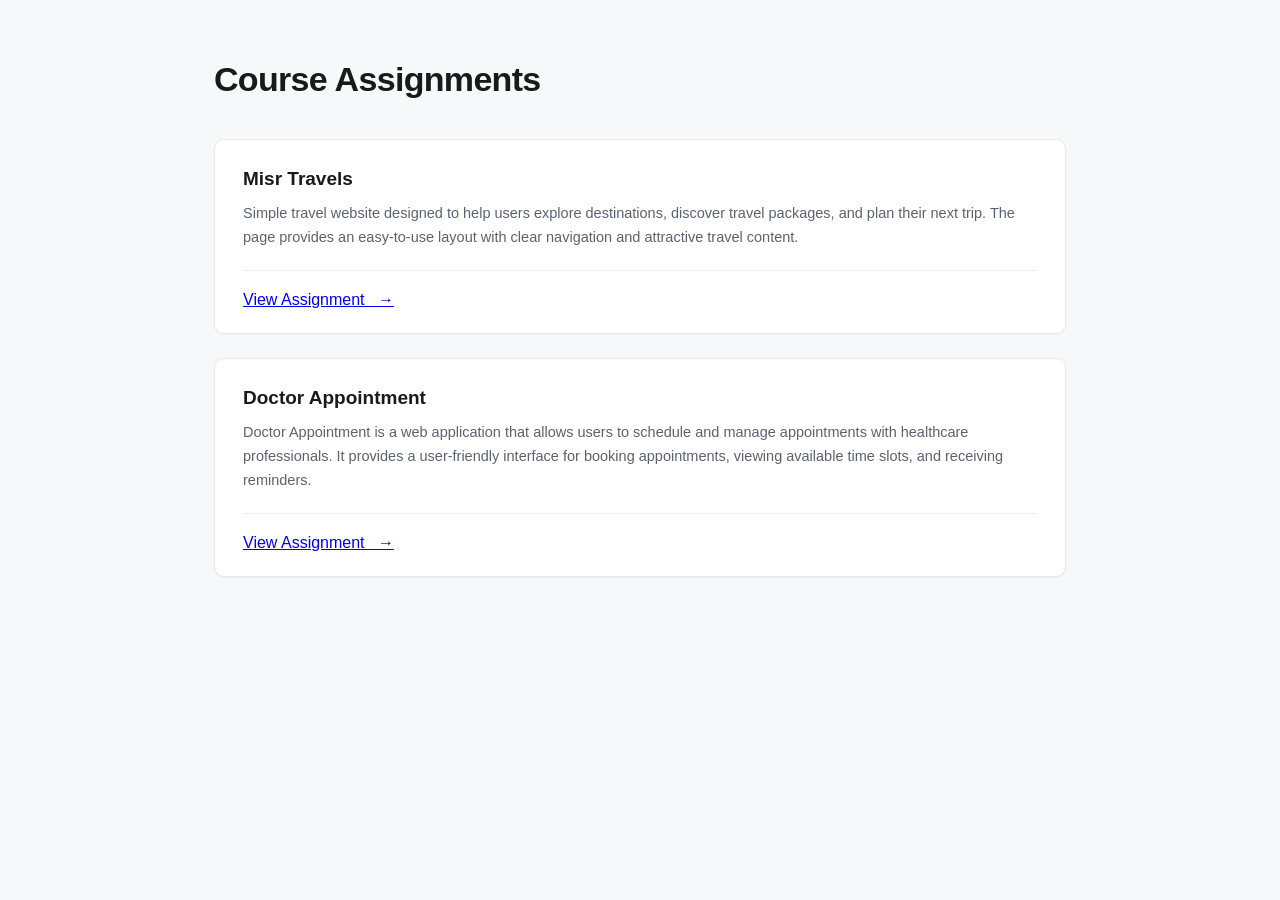
<file: index.html>
<!DOCTYPE html>
<html lang="en">
<head>
<meta charset="UTF-8">
<meta name="viewport" content="width=device-width, initial-scale=1.0">
<title>Course Assignments</title>
<style>
  * {
    margin: 0;
    padding: 0;
    box-sizing: border-box;
  }

  body {
    font-family: -apple-system, BlinkMacSystemFont, "Segoe UI", Roboto, Helvetica, Arial, sans-serif;
    background-color: #f7f8fa;
    color: #1a1a1a;
  }

  .page {
    max-width: 900px;
    margin: 0 auto;
    padding: 60px 24px 80px;
  }

  .page-header h1 {
    font-size: 34px;
    font-weight: 800;
    letter-spacing: -0.02em;
    margin-bottom: 16px;
  }

  .page-header p {
    font-size: 15px;
    line-height: 1.6;
    color: #5b6270;
    max-width: 560px;
  }

  .cards {
    margin-top: 40px;
    display: flex;
    flex-direction: column;
    gap: 24px;
  }

  .card {
    background: #ffffff;
    border: 1px solid #e7e9ee;
    border-radius: 10px;
    padding: 28px 28px 24px;
    box-shadow: 0 1px 2px rgba(16, 24, 40, 0.04);
  }

  .card h2 {
    font-size: 19px;
    font-weight: 700;
    margin-bottom: 12px;
  }

  .card p {
    font-size: 14.5px;
    line-height: 1.65;
    color: #5b6270;
    margin-bottom: 20px;
  }

  .card hr {
    border: none;
    border-top: 1px solid #edeef2;
    margin-bottom: 20px;
  }

  .view-btn {
    display: inline-flex;
    align-items: center;
    gap: 8px;
    padding: 9px 16px;
    font-size: 14px;
    font-weight: 500;
    color: #1a1a1a;
    background: #ffffff;
    border: 1px solid #d7dae0;
    border-radius: 7px;
    cursor: pointer;
    text-decoration: none;
    transition: background 0.15s ease, border-color 0.15s ease;
  }

  .view-btn:hover {
    background: #f4f5f7;
    border-color: #c3c7cf;
  }

  .view-btn svg {
    width: 15px;
    height: 15px;
    transition: transform 0.15s ease;
  }

  .view-btn:hover svg {
    transform: translateX(2px);
  }
</style>
</head>
<body>

<div class="page">
  <header class="page-header">
    <h1>Course Assignments</h1>
  </header>

  <div class="cards">
    <div class="card">
      <h2>Misr Travels</h2>
      <p>Simple travel website designed to help users explore destinations, discover travel packages, and plan their next trip. The page provides an easy-to-use layout with clear navigation and attractive travel content.</p>
      <hr>
      <a href="travels.html" class="btn">View Assignment &nbsp;&nbsp;→
      </a>
    </div>

    <div class="card">
      <h2>Doctor Appointment</h2>
        <p>Doctor Appointment is a web application that allows users to schedule and manage appointments with healthcare professionals. It provides a user-friendly interface for booking appointments, viewing available time slots, and receiving reminders.</p>  
      <hr>
      <a href="appointment.html" class="btn">View Assignment &nbsp;&nbsp;→
      </a>
    </div>
  </div>
</div>

</body>
</html>
</file>
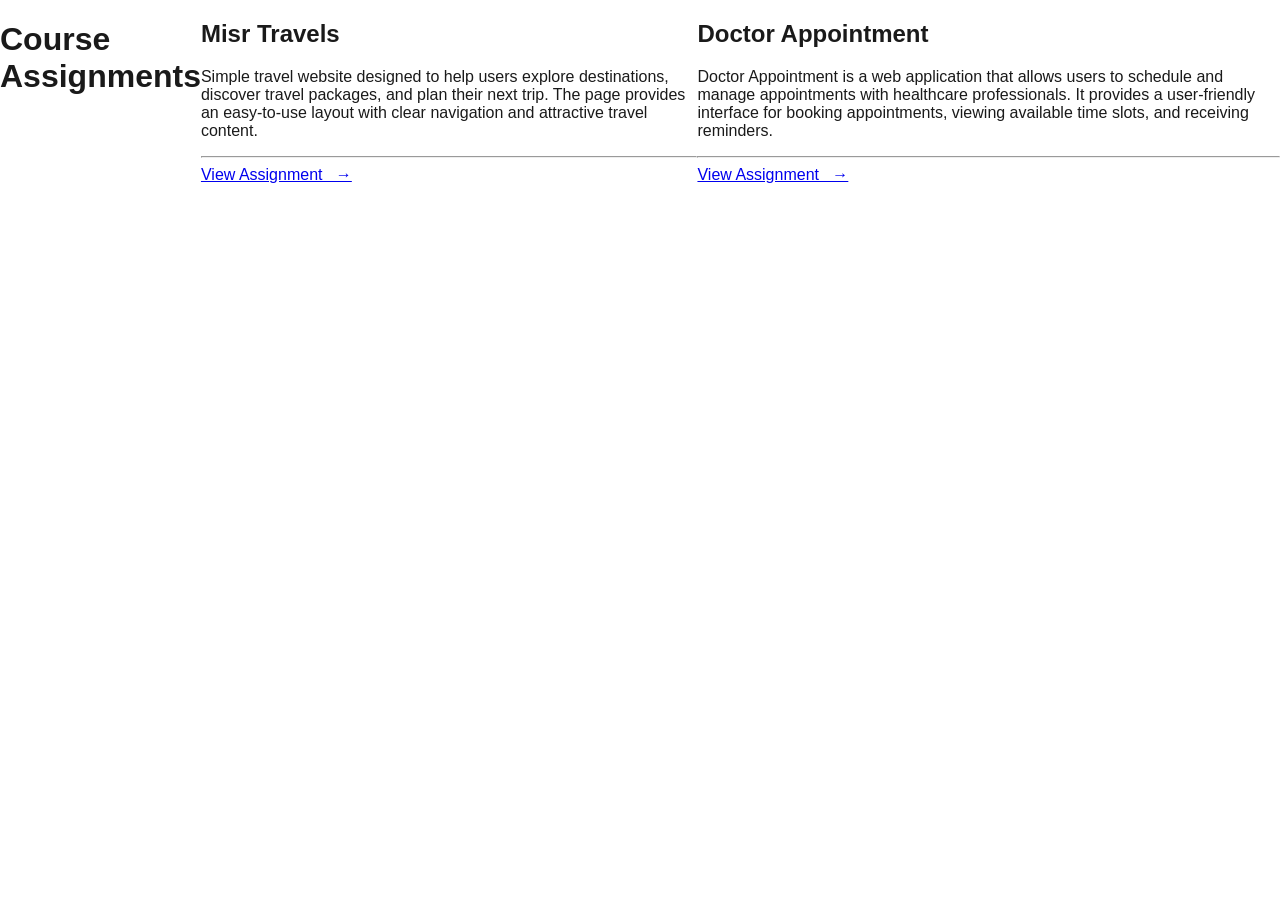
<file: Assignment1/index.html>
<!DOCTYPE html>
<html lang="en">
<head>
<meta charset="UTF-8">
<meta name="viewport" content="width=device-width, initial-scale=1.0">
<link rel="stylesheet" href="styles.css">
<title>Course Assignments</title>

</head>
<body>

  <div class="container">
    <h1>Course Assignments</h1>
    <div class="card">
      <h2>Misr Travels</h2>
      <p>Simple travel website designed to help users explore destinations, discover travel packages, and plan their next trip. The page provides an easy-to-use layout with clear navigation and attractive travel content.</p>
      <hr>
      <a href="travels.html" class="btn">View Assignment &nbsp;&nbsp;→
      </a>
    </div>

    <div class="card">
      <h2>Doctor Appointment</h2>
        <p>Doctor Appointment is a web application that allows users to schedule and manage appointments with healthcare professionals. It provides a user-friendly interface for booking appointments, viewing available time slots, and receiving reminders.</p>  
      <hr>
      <a href="appointment.html" class="btn">View Assignment &nbsp;&nbsp;→
      </a>
    </div>
  </div>

</body>
</html>
</file>
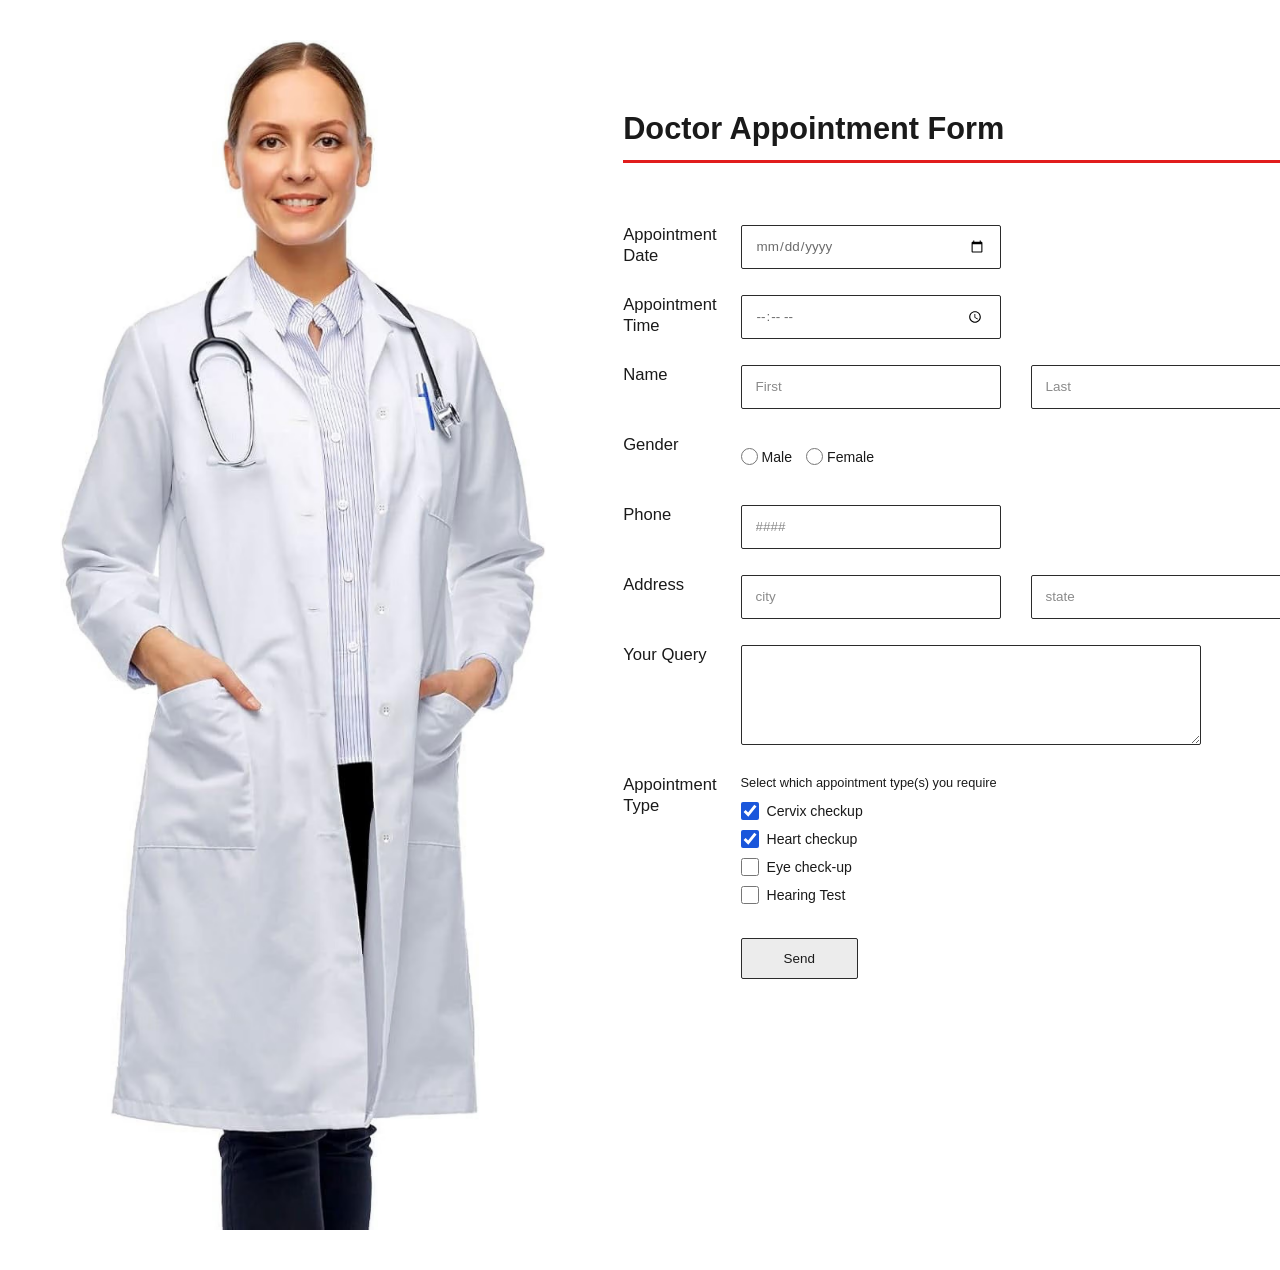
<file: appointment.html>
<!DOCTYPE html>
<html lang="en">
<head>
<meta charset="UTF-8">
<title>Doctor Appointment Form</title>
<style>
  * {
    box-sizing: border-box;
  }

  html, body {
    height: 100%;
  }

  body {
    font-family: Arial, Helvetica, sans-serif;
    margin: 0;
    background: #ffffff;
    color: #1a1a1a;
  }

  .page {
    width: 100vw;
    min-height: 100vh;
    margin: 0;
    padding: 40px 60px;
  }

  .container {
    display: flex;
    align-items: flex-start;
    width: 100%;
  }

  /* ---- Doctor image ---- */
  .doctor-image {
    flex: 0 0 38vw;
    width: 38vw;
    max-width: 800px;
  }

  .doctor-image img {
    width: 100%;
    display: block;
    object-fit: cover;
  }

  /* ---- Form section ---- */
  .form-wrapper {
    flex: 1;
    padding-left: 6vw;
    padding-top: 8vh;
    max-width: 900px;
  }

  .form-wrapper h1 {
    font-size: clamp(28px, 2.4vw, 42px);
    font-weight: 700;
    margin: 0 0 14px 0;
    line-height: 1.1;
  }

  .divider {
    border: none;
    border-top: 3px solid #e11d1d;
    width: 100%;
    max-width: 660px;
    margin: 0 0 36px 0;
  }

  form {
    display: table;
    border-collapse: separate;
    border-spacing: 0 26px;
    width: 100%;
  }

  .form-row {
    display: table-row;
  }

  .form-row .row-label {
    display: table-cell;
    width: 160px;
    padding-right: 24px;
    font-size: clamp(16px, 1.3vw, 22px);
    color: #1a1a1a;
    vertical-align: top;
    line-height: 1.25;
    white-space: nowrap;
  }

  .form-row .row-content {
    display: table-cell;
    vertical-align: middle;
  }

  /* ---- Inputs ---- */
  input[type="date"],
  input[type="time"],
  input[type="text"],
  input[type="tel"] {
    font-size: 1.05vw;
    padding: 10px 14px;
    border: 1px solid #2b2b2b;
    border-radius: 2px;
    font-family: inherit;
    color: #6b6b6b;
    height: 44px;
    background: #fff;
  }

  input::placeholder {
    color: #8a8a8a;
  }

  #appt-date {
    width: 260px;
  }

  #appt-time {
    width: 260px;
  }

  .name-fields,
  .address-fields {
    display: flex;
    gap: 30px;
  }

  .name-fields input,
  .address-fields input {
    width: 260px;
  }

  #phone {
    width: 260px;
  }

  .gender-options {
    display: flex;
    align-items: center;
    font-size: 1.1vw;
    height: 44px;
  }

  .gender-options input[type="radio"] {
    width: 17px;
    height: 17px;
    margin: 0 4px 0 0;
  }

  .gender-options label {
    margin-right: 14px;
    cursor: pointer;
  }

  #query {
    width: 100%;
    max-width: 460px;
    height: 100px;
    resize: vertical;
    border: 1px solid #2b2b2b;
    border-radius: 2px;
    font-family: inherit;
    font-size: 1.05vw;
    padding: 10px 14px;
  }

  .appointment-type-heading {
    font-size: 1vw;
    color: #1a1a1a;
    display: block;
    margin-bottom: 12px;
    white-space: nowrap;
  }

  .checkbox-list {
    display: flex;
    flex-direction: column;
    gap: 10px;
    font-size: 1.1vw;
  }

  .checkbox-list label {
    display: flex;
    align-items: center;
    gap: 8px;
    cursor: pointer;
  }

  .checkbox-list input[type="checkbox"] {
    width: 18px;
    height: 18px;
    accent-color: #1a56db;
    margin: 0;
  }

  #send-btn {
    background: #ececec;
    border: 1px solid #2b2b2b;
    padding: 12px 42px;
    font-size: 1.05vw;
    border-radius: 2px;
    cursor: pointer;
    color: #1a1a1a;
    font-family: inherit;
  }

  #send-btn:hover {
    background: #dcdcdc;
  }

  .send-row .row-content {
    padding-top: 8px;
  }
</style>
</head>
<body>

<div class="page">
  <div class="container">
    <div class="doctor-image">
      <img src=images/dr.avif alt="Doctor in white coat with stethoscope">
    </div>

    <div class="form-wrapper">
      <h1>Doctor Appointment Form</h1>
      <hr class="divider">

      <form>
        <div class="form-row">
          <div class="row-label">Appointment<br>Date</div>
          <div class="row-content">
            <input type="date" id="appt-date" name="appt-date">
          </div>
        </div>

        <div class="form-row">
          <div class="row-label">Appointment<br>Time</div>
          <div class="row-content">
            <input type="time" id="appt-time" name="appt-time">
          </div>
        </div>

        <div class="form-row">
          <div class="row-label">Name</div>
          <div class="row-content">
            <div class="name-fields">
              <input type="text" placeholder="First" name="first-name">
              <input type="text" placeholder="Last" name="last-name">
            </div>
          </div>
        </div>

        <div class="form-row">
          <div class="row-label">Gender</div>
          <div class="row-content">
            <div class="gender-options">
              <input type="radio" id="male" name="gender" value="male">
              <label for="male">Male</label>
              <input type="radio" id="female" name="gender" value="female">
              <label for="female">Female</label>
            </div>
          </div>
        </div>

        <div class="form-row">
          <div class="row-label">Phone</div>
          <div class="row-content">
            <input type="tel" id="phone" placeholder="####" name="phone">
          </div>
        </div>

        <div class="form-row">
          <div class="row-label">Address</div>
          <div class="row-content">
            <div class="address-fields">
              <input type="text" placeholder="city" name="city">
              <input type="text" placeholder="state" name="state">
            </div>
          </div>
        </div>

        <div class="form-row">
          <div class="row-label">Your Query</div>
          <div class="row-content">
            <textarea id="query" name="query"></textarea>
          </div>
        </div>

        <div class="form-row">
          <div class="row-label">Appointment<br>Type</div>
          <div class="row-content">
            <span class="appointment-type-heading">Select which appointment type(s) you require</span>
            <div class="checkbox-list">
              <label><input type="checkbox" name="appt-type" value="cervix" checked> Cervix checkup</label>
              <label><input type="checkbox" name="appt-type" value="heart" checked> Heart checkup</label>
              <label><input type="checkbox" name="appt-type" value="eye"> Eye check-up</label>
              <label><input type="checkbox" name="appt-type" value="hearing"> Hearing Test</label>
            </div>
          </div>
        </div>

        <div class="form-row send-row">
          <div class="row-label"></div>
          <div class="row-content">
            <button type="submit" id="send-btn">Send</button>
          </div>
        </div>
      </form>
    </div>
  </div>
</div>

</body>
</html>
</file>
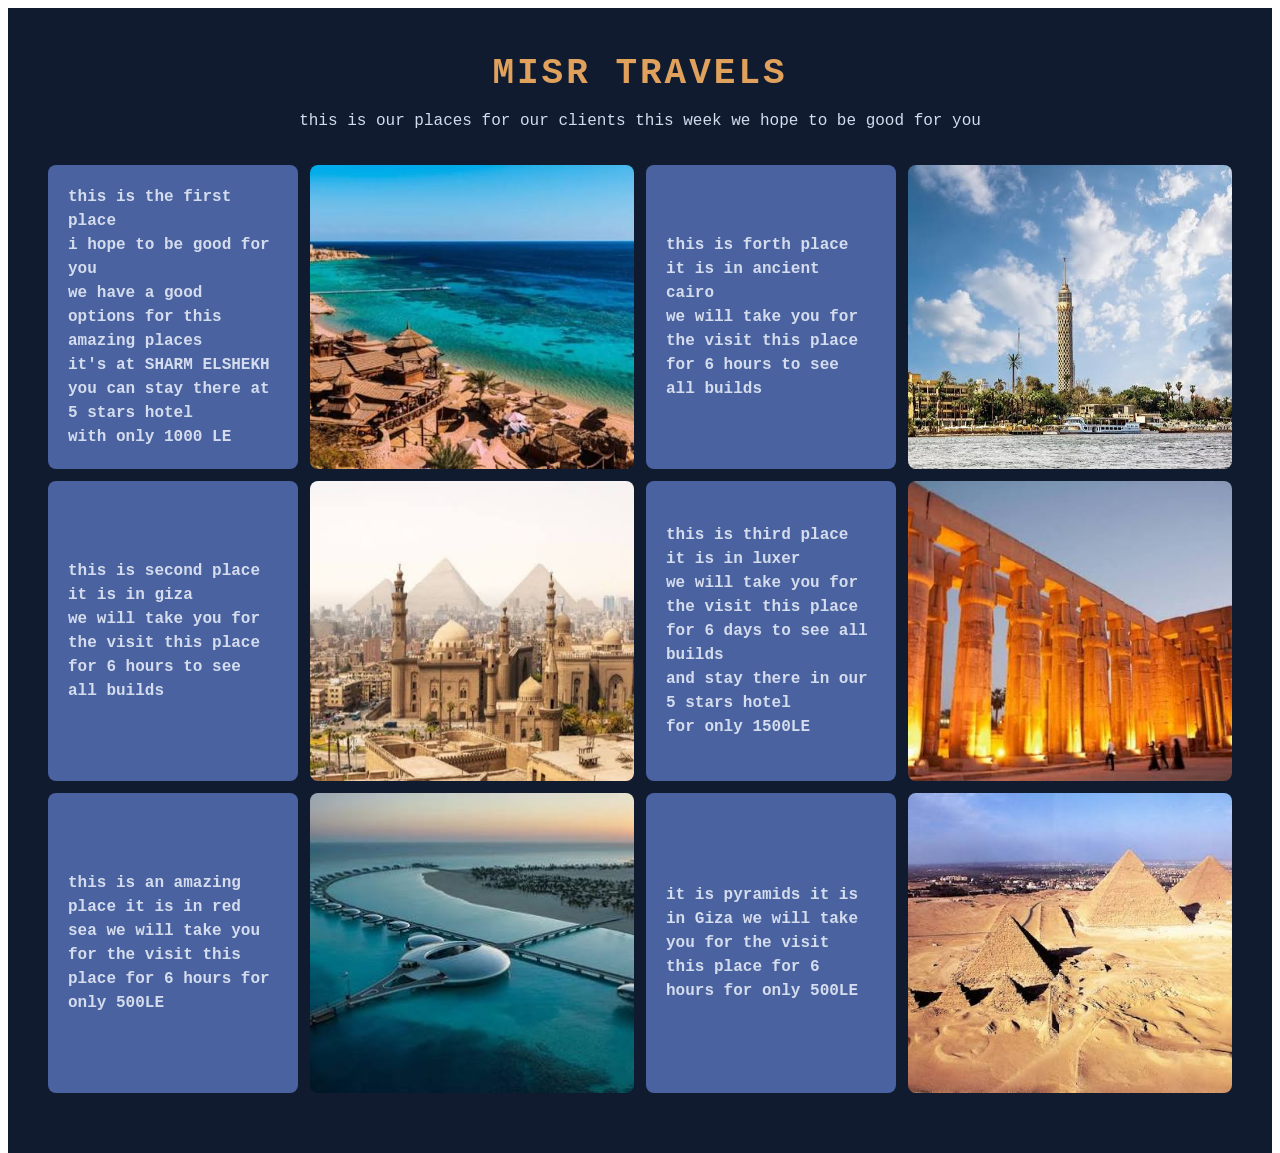
<file: travels.html>
<!DOCTYPE html>
<html lang="en">

<head>
    <meta charset="UTF-8">
    <meta name="viewport" content="width=device-width, initial-scale=1.0">
    <link rel="stylesheet" href="styles.css">
    <title>MISR TRAVELS</title>

</head>

<body>

    <div class="travels-page">

        <header class="travels-header">
            <h1>MISR TRAVELS</h1>
            <p>this is our places for our clients this week we hope to be good for you</p>
        </header>

        <div class="grid">

            <div class="text-block">
                <p>
                    this is the first place<br>
                    i hope to be good for you<br>
                    we have a good options for this amazing places<br>
                    it's at SHARM ELSHEKH<br>
                    you can stay there at 5 stars hotel<br>
                    with only 1000 LE
                </p>
            </div>

            <div class="img-block">
                <img src="images/sharm-elshekh.jpg" alt="Sharm Elshekh coastline">
            </div>

            <div class="text-block">
                <p>
                    this is forth place<br>
                    it is in ancient cairo<br>
                    we will take you for the visit this place for 6 hours to see all builds
                </p>
            </div>

            <div class="img-block">
                <img src="images/cairo.jpg" alt="Ancient Cairo view">
            </div>

            <div class="text-block">
                <p>
                    this is second place<br>
                    it is in giza<br>
                    we will take you for the visit this place for 6 hours to see all builds
                </p>
            </div>

            <div class="img-block">
                <img src="images/giza.jpg" alt="Giza skyline">
            </div>

            <div class="text-block">
                <p>
                    this is third place<br>
                    it is in luxer<br>
                    we will take you for the visit this place for 6 days to see all builds<br>
                    and stay there in our 5 stars hotel<br>
                    for only 1500LE
                </p>
            </div>

            <div class="img-block">
                <img src="images/luxor.jpg" alt="Luxor temple columns">
            </div>

            <div class="text-block">
                <p>
                    this is an amazing place it is in red sea
                    we will take you for the visit this place for 6 hours
                    for only 500LE
                </p>
            </div>

            <div class="img-block">
                <img src="images/red-sea.jpg" alt="Amazing beach place">
            </div>

            <div class="text-block">
                <p>
                    it is pyramids it is in Giza
                    we will take you for the visit this place for 6 hours
                    for only 500LE
                </p>
            </div>

            <div class="img-block">
                <img src="images/pyramids.jpg" alt="Pyramids">
            </div>

        </div>

    </div>
</body>

</html>
</file>
<file: Assignment1/styles.css>
/* =========================================================
   GLOBAL RESET
========================================================= */

* {
    box-sizing: border-box;
}

html,
body {
    height: 100%;
}


/* =========================================================
   DOCTOR APPOINTMENT PAGE
   ORIGINAL DESIGN — COLORS UNCHANGED
========================================================= */

body {
    font-family: Arial, Helvetica, sans-serif;
    margin: 0;
    background: #ffffff;
    color: #1a1a1a;
}

.page {
    width: 100vw;
    min-height: 100vh;
    margin: 0;
    padding: 40px 60px;
}

.container {
    display: flex;
    align-items: flex-start;
    width: 100%;
}


/* ---- Doctor image ---- */

.doctor-image {
    flex: 0 0 38vw;
    width: 38vw;
    max-width: 800px;
}

.doctor-image img {
    width: 100%;
    display: block;
    object-fit: cover;
}


/* ---- Form section ---- */

.form-wrapper {
    flex: 1;
    padding-left: 6vw;
    padding-top: 8vh;
    max-width: 900px;
}

.form-wrapper h1 {
    font-size: clamp(28px, 2.4vw, 42px);
    font-weight: 700;
    margin: 0 0 14px 0;
    line-height: 1.1;
}

.divider {
    border: none;
    border-top: 3px solid #e11d1d;
    width: 100%;
    max-width: 660px;
    margin: 0 0 36px 0;
}


/* ---- Form ---- */

form {
    display: table;
    border-collapse: separate;
    border-spacing: 0 26px;
    width: 100%;
}

.form-row {
    display: table-row;
}

.form-row .row-label {
    display: table-cell;
    width: 160px;
    padding-right: 24px;
    font-size: clamp(16px, 1.3vw, 22px);
    color: #1a1a1a;
    vertical-align: top;
    line-height: 1.25;
    white-space: nowrap;
}

.form-row .row-content {
    display: table-cell;
    vertical-align: middle;
}


/* ---- Inputs ---- */

input[type="date"],
input[type="time"],
input[type="text"],
input[type="tel"] {
    font-size: 1.05vw;
    padding: 10px 14px;
    border: 1px solid #2b2b2b;
    border-radius: 2px;
    font-family: inherit;
    color: #6b6b6b;
    height: 44px;
    background: #fff;
}

input::placeholder {
    color: #8a8a8a;
}

#appt-date {
    width: 260px;
}

#appt-time {
    width: 260px;
}

.name-fields,
.address-fields {
    display: flex;
    gap: 30px;
}

.name-fields input,
.address-fields input {
    width: 260px;
}

#phone {
    width: 260px;
}


/* ---- Gender ---- */

.gender-options {
    display: flex;
    align-items: center;
    font-size: 1.1vw;
    height: 44px;
}

.gender-options input[type="radio"] {
    width: 17px;
    height: 17px;
    margin: 0 4px 0 0;
}

.gender-options label {
    margin-right: 14px;
    cursor: pointer;
}


/* ---- Query ---- */

#query {
    width: 100%;
    max-width: 460px;
    height: 100px;
    resize: vertical;
    border: 1px solid #2b2b2b;
    border-radius: 2px;
    font-family: inherit;
    font-size: 1.05vw;
    padding: 10px 14px;
}


/* ---- Appointment type ---- */

.appointment-type-heading {
    font-size: 1vw;
    color: #1a1a1a;
    display: block;
    margin-bottom: 12px;
    white-space: nowrap;
}

.checkbox-list {
    display: flex;
    flex-direction: column;
    gap: 10px;
    font-size: 1.1vw;
}

.checkbox-list label {
    display: flex;
    align-items: center;
    gap: 8px;
    cursor: pointer;
}

.checkbox-list input[type="checkbox"] {
    width: 18px;
    height: 18px;
    accent-color: #1a56db;
    margin: 0;
}


/* ---- Send button ---- */

#send-btn {
    background: #ececec;
    border: 1px solid #2b2b2b;
    padding: 12px 42px;
    font-size: 1.05vw;
    border-radius: 2px;
    cursor: pointer;
    color: #1a1a1a;
    font-family: inherit;
}

#send-btn:hover {
    background: #dcdcdc;
}

.send-row .row-content {
    padding-top: 8px;
}


/* =========================================================
   MISR TRAVELS
   COMPLETELY SEPARATE THEME
========================================================= */

.travels-page {
    --bg: #101b30;
    --card-bg: #4a63a0;
    --border: #5c73ad;
    --text-dark: #e0a15c;
    --text-body: #d4dced;
    --link: #e0a15c;
    --shadow: 0 1px 3px rgba(0, 0, 0, 0.15);

    width: 100%;
    min-height: 100vh;

    background: var(--bg);
    color: var(--text-body);

    font-family: "Courier New", Courier, monospace;

    padding: 45px 40px 60px;
}


/* ---- Misr Travels header ---- */

.travels-page .travels-header {
    margin-bottom: 35px;
    text-align: center;
}

.travels-page .travels-header h1 {
    color: var(--text-dark);

    font-size: 36px;
    font-weight: 800;

    margin: 0 0 18px;

    letter-spacing: 3px;
}

.travels-page .travels-header .subtitle {
    font-size: 16px;
    color: #9fb0cc;
    margin: 0;
}


/* =========================================================
   MISR TRAVELS CARDS
========================================================= */

.travels-page .places-grid {
    max-width: 1200px;
    margin: 0 auto;

    display: grid;
    grid-template-columns: repeat(2, 1fr);

    gap: 30px;
}


/* ---- Individual place ---- */

.travels-page .place-card {
    display: flex;

    width: 100%;
    height: 260px;

    background-color: var(--card-bg);

    overflow: hidden;

    border-radius: 10px;

    box-shadow: 0 4px 12px rgba(0, 0, 0, 0.25);

    transition:
        transform 0.3s ease,
        box-shadow 0.3s ease;
}


/* ---- Card animation ---- */

.travels-page .place-card:hover {
    transform: translateY(-6px);

    box-shadow: 0 12px 25px rgba(0, 0, 0, 0.35);
}


/* ---- Text ---- */

.travels-page .place-text {
    flex: 1.2;

    padding: 22px;

    color: #000;

    font-family: "Courier New", Courier, monospace;

    font-size: 14px;
    font-weight: bold;
    line-height: 1.5;

    display: flex;
    flex-direction: column;
    justify-content: center;

    overflow: hidden;
}

.travels-page .place-text p {
    margin: 0;
}

.travels-page .place-text .price {
    margin-top: 10px;
}


/* ---- Image ---- */

.travels-page .place-image {
    flex: 1;

    min-width: 0;
    height: 100%;

    overflow: hidden;
}

.travels-page .place-image img {
    width: 100%;
    height: 100%;

    display: block;

    object-fit: cover;

    transition: transform 0.5s ease;
}


/* ---- Image animation ---- */

.travels-page .place-card:hover .place-image img {
    transform: scale(1.08);
}


/* =========================================================
   MISR TRAVELS ALTERNATIVE GRID
   For your .grid / .text-block / .img-block HTML
========================================================= */

.travels-page .grid {
    display: grid;

    grid-template-columns: 1fr 1.3fr 1fr 1.3fr;

    gap: 12px;
}

.travels-page .text-block {
    background: var(--card-bg);

    color: var(--text-body);

    padding: 20px;

    font-size: 16px;
    line-height: 1.5;
    font-weight: 600;

    display: flex;
    align-items: center;

    min-height: 300px;

    border-radius: 8px;
}

.travels-page .text-block p {
    margin: 0;
}

.travels-page .img-block {
    background: var(--card-bg);

    overflow: hidden;

    min-height: 300px;

    border-radius: 8px;
}

.travels-page .img-block img {
    width: 100%;
    height: 100%;

    object-fit: cover;

    display: block;
}


/* =========================================================
   MISR TRAVELS BUTTONS / CARDS
========================================================= */

.travels-page .card {
    background: var(--card-bg);

    border: 1px solid var(--border);

    border-radius: 10px;

    box-shadow: var(--shadow);

    padding: 28px 32px 24px;

    margin-bottom: 24px;
}

.travels-page .card h2 {
    font-size: 20px;
    font-weight: 700;

    margin: 0 0 12px;

    color: var(--text-dark);
}

.travels-page .card p {
    font-size: 15px;
    line-height: 1.65;

    color: var(--text-body);

    margin: 0 0 20px;
}

.travels-page hr {
    border: none;

    border-top: 1px solid var(--border);

    margin: 0 0 20px;
}

.travels-page .btn {
    display: inline-flex;

    align-items: center;

    gap: 14px;

    font-size: 14px;
    font-weight: 600;

    color: var(--link);

    background: transparent;

    border: 1px solid var(--border);

    border-radius: 6px;

    padding: 9px 16px;

    text-decoration: none;

    cursor: pointer;

    transition:
        background 0.15s ease,
        border-color 0.15s ease;
}

.travels-page .btn:hover {
    background: #3d5590;

    border-color: #7085b8;
}

.travels-page .btn svg {
    width: 14px;
    height: 14px;

    transition: transform 0.15s ease;
}

.travels-page .btn:hover svg {
    transform: translateX(3px);
}


/* =========================================================
   RESPONSIVE
========================================================= */

@media (max-width: 900px) {

    .travels-page .places-grid {
        grid-template-columns: 1fr 1fr;
    }

    .travels-page .grid {
        grid-template-columns: 1fr 1fr;
    }
}


@media (max-width: 600px) {

    .travels-page {
        padding: 35px 20px 50px;
    }

    .travels-page .places-grid {
        grid-template-columns: 1fr;
    }

    .travels-page .grid {
        grid-template-columns: 1fr;
    }

    .travels-page .text-block,
    .travels-page .img-block {
        min-height: 220px;
    }

    .travels-page .card {
        padding: 24px;
    }

    .travels-page .travels-header h1 {
        font-size: 28px;
    }
}
</file>
<file: styles.css>
* {
    box-sizing: border-box;
}

html,
body {
    height: 100%;
}

/* ---- Doctor image ---- */

.doctor-image {
    flex: 0 0 38vw;
    width: 38vw;
    max-width: 800px;
}

.doctor-image img {
    width: 100%;
    display: block;
    object-fit: cover;
}


/* ---- Form section ---- */

.form-wrapper {
    flex: 1;
    padding-left: 6vw;
    padding-top: 8vh;
    max-width: 900px;
}

.form-wrapper h1 {
    font-size: clamp(28px, 2.4vw, 42px);
    font-weight: 700;
    margin: 0 0 14px 0;
    line-height: 1.1;
}

.divider {
    border: none;
    border-top: 3px solid #e11d1d;
    width: 100%;
    max-width: 660px;
    margin: 0 0 36px 0;
}


/* ---- Form ---- */

form {
    display: table;
    border-collapse: separate;
    border-spacing: 0 26px;
    width: 100%;
}

.form-row {
    display: table-row;
}

.form-row .row-label {
    display: table-cell;
    width: 160px;
    padding-right: 24px;
    font-size: clamp(16px, 1.3vw, 22px);
    color: #1a1a1a;
    vertical-align: top;
    line-height: 1.25;
    white-space: nowrap;
}

.form-row .row-content {
    display: table-cell;
    vertical-align: middle;
}


/* ---- Inputs ---- */

input[type="date"],
input[type="time"],
input[type="text"],
input[type="tel"] {
    font-size: 1.05vw;
    padding: 10px 14px;
    border: 1px solid #2b2b2b;
    border-radius: 2px;
    font-family: inherit;
    color: #6b6b6b;
    height: 44px;
    background: #fff;
}

input::placeholder {
    color: #8a8a8a;
}

#appt-date {
    width: 260px;
}

#appt-time {
    width: 260px;
}

.name-fields,
.address-fields {
    display: flex;
    gap: 30px;
}

.name-fields input,
.address-fields input {
    width: 260px;
}

#phone {
    width: 260px;
}


/* ---- Gender ---- */

.gender-options {
    display: flex;
    align-items: center;
    font-size: 1.1vw;
    height: 44px;
}

.gender-options input[type="radio"] {
    width: 17px;
    height: 17px;
    margin: 0 4px 0 0;
}

.gender-options label {
    margin-right: 14px;
    cursor: pointer;
}


/* ---- Query ---- */

#query {
    width: 100%;
    max-width: 460px;
    height: 100px;
    resize: vertical;
    border: 1px solid #2b2b2b;
    border-radius: 2px;
    font-family: inherit;
    font-size: 1.05vw;
    padding: 10px 14px;
}


/* ---- Appointment type ---- */

.appointment-type-heading {
    font-size: 1vw;
    color: #1a1a1a;
    display: block;
    margin-bottom: 12px;
    white-space: nowrap;
}

.checkbox-list {
    display: flex;
    flex-direction: column;
    gap: 10px;
    font-size: 1.1vw;
}

.checkbox-list label {
    display: flex;
    align-items: center;
    gap: 8px;
    cursor: pointer;
}

.checkbox-list input[type="checkbox"] {
    width: 18px;
    height: 18px;
    accent-color: #1a56db;
    margin: 0;
}


/* ---- Send button ---- */

#send-btn {
    background: #ececec;
    border: 1px solid #2b2b2b;
    padding: 12px 42px;
    font-size: 1.05vw;
    border-radius: 2px;
    cursor: pointer;
    color: #1a1a1a;
    font-family: inherit;
}

#send-btn:hover {
    background: #dcdcdc;
}

.send-row .row-content {
    padding-top: 8px;
}


/* =========================================================
   MISR TRAVELS PAGE
========================================================= */

.travels-page {
    --bg: #101b30;
    --card-bg: #4a63a0;
    --border: #5c73ad;
    --text-dark: #e0a15c;
    --text-body: #d4dced;
    --link: #e0a15c;
    --shadow: 0 1px 3px rgba(0, 0, 0, 0.15);

    width: 100%;
    min-height: 100vh;

    background: var(--bg);
    color: var(--text-body);

    font-family: "Courier New", Courier, monospace;

    padding: 45px 40px 60px;
}


/* ---- Misr Travels header ---- */

.travels-page .travels-header {
    margin-bottom: 35px;
    text-align: center;
}

.travels-page .travels-header h1 {
    color: var(--text-dark);

    font-size: 36px;
    font-weight: 800;

    margin: 0 0 18px;

    letter-spacing: 3px;
}

.travels-page .travels-header .subtitle {
    font-size: 16px;
    color: #9fb0cc;
    margin: 0;
}



.travels-page .places-grid {
    max-width: 1200px;
    margin: 0 auto;
    display: grid;
    grid-template-columns: repeat(2, 1fr);
    gap: 30px;
}

.travels-page .place-card {
    display: flex;
    width: 100%;
    height: 260px;
    background-color: var(--card-bg);
    overflow: hidden;
    border-radius: 10px;
    box-shadow: 0 4px 12px rgba(0, 0, 0, 0.25);
    transition:
        transform 0.3s ease,
        box-shadow 0.3s ease;
}



.travels-page .place-card:hover {
    transform: translateY(-6px);

    box-shadow: 0 12px 25px rgba(0, 0, 0, 0.35);
}



.travels-page .place-text {
    flex: 1.2;

    padding: 22px;

    color: #000;

    font-family: "Courier New", Courier, monospace;

    font-size: 14px;
    font-weight: bold;
    line-height: 1.5;

    display: flex;
    flex-direction: column;
    justify-content: center;

    overflow: hidden;
}

.travels-page .place-text p {
    margin: 0;
}

.travels-page .place-text .price {
    margin-top: 10px;
}



.travels-page .place-image {
    flex: 1;
    min-width: 0;
    height: 100%;
    overflow: hidden;
}

.travels-page .place-image img {
    width: 100%;
    height: 100%;
    display: block;
    object-fit: cover;
    transition: transform 0.5s ease;
}



.travels-page .place-card:hover .place-image img {
    transform: scale(1.08);
}

.travels-page .grid {
    display: grid;

    grid-template-columns: 1fr 1.3fr 1fr 1.3fr;

    gap: 12px;
}

.travels-page .text-block {
    background: var(--card-bg);
    color: var(--text-body);
    padding: 20px;
    font-size: 16px;
    line-height: 1.5;
    font-weight: 600;
    display: flex;
    align-items: center;
    min-height: 300px;
    border-radius: 8px;
}

.travels-page .text-block p {
    margin: 0;
}

.travels-page .img-block {
    background: var(--card-bg);
    overflow: hidden;
    min-height: 300px;
    border-radius: 8px;
}

.travels-page .img-block img {
    width: 100%;
    height: 100%;
    object-fit: cover;
    display: block;
}

.travels-page .card {
    background: var(--card-bg);
    border: 1px solid var(--border);
    border-radius: 10px;
    box-shadow: var(--shadow);
    padding: 28px 32px 24px;
    margin-bottom: 24px;
}

.travels-page .card h2 {
    font-size: 20px;
    font-weight: 700;
    margin: 0 0 12px;
    color: var(--text-dark);
}

.travels-page .card p {
    font-size: 15px;
    line-height: 1.65;
    color: var(--text-body);
    margin: 0 0 20px;
}

.travels-page hr {
    border: none;
    border-top: 1px solid var(--border);
    margin: 0 0 20px;
}

.travels-page .btn {
    display: inline-flex;
    align-items: center;
    gap: 14px;
    font-size: 14px;
    font-weight: 600;
    color: var(--link);
    background: transparent;
    border: 1px solid var(--border);
    border-radius: 6px;
    padding: 9px 16px;
    text-decoration: none;
    cursor: pointer;
    transition:
        background 0.15s ease,
        border-color 0.15s ease;
}

.travels-page .btn:hover {
    background: #3d5590;
    border-color: #7085b8;
}

.travels-page .btn svg {
    width: 14px;
    height: 14px;
    transition: transform 0.15s ease;
}

.travels-page .btn:hover svg {
    transform: translateX(3px);
}


/* =========================================================
   RESPONSIVE
========================================================= */

@media (max-width: 900px) {

    .travels-page .places-grid {
        grid-template-columns: 1fr 1fr;
    }

    .travels-page .grid {
        grid-template-columns: 1fr 1fr;
    }
}


@media (max-width: 600px) {

    .travels-page {
        padding: 35px 20px 50px;
    }

    .travels-page .places-grid {
        grid-template-columns: 1fr;
    }

    .travels-page .grid {
        grid-template-columns: 1fr;
    }

    .travels-page .text-block,
    .travels-page .img-block {
        min-height: 220px;
    }

    .travels-page .card {
        padding: 24px;
    }

    .travels-page .travels-header h1 {
        font-size: 28px;
    }
}
</file>
